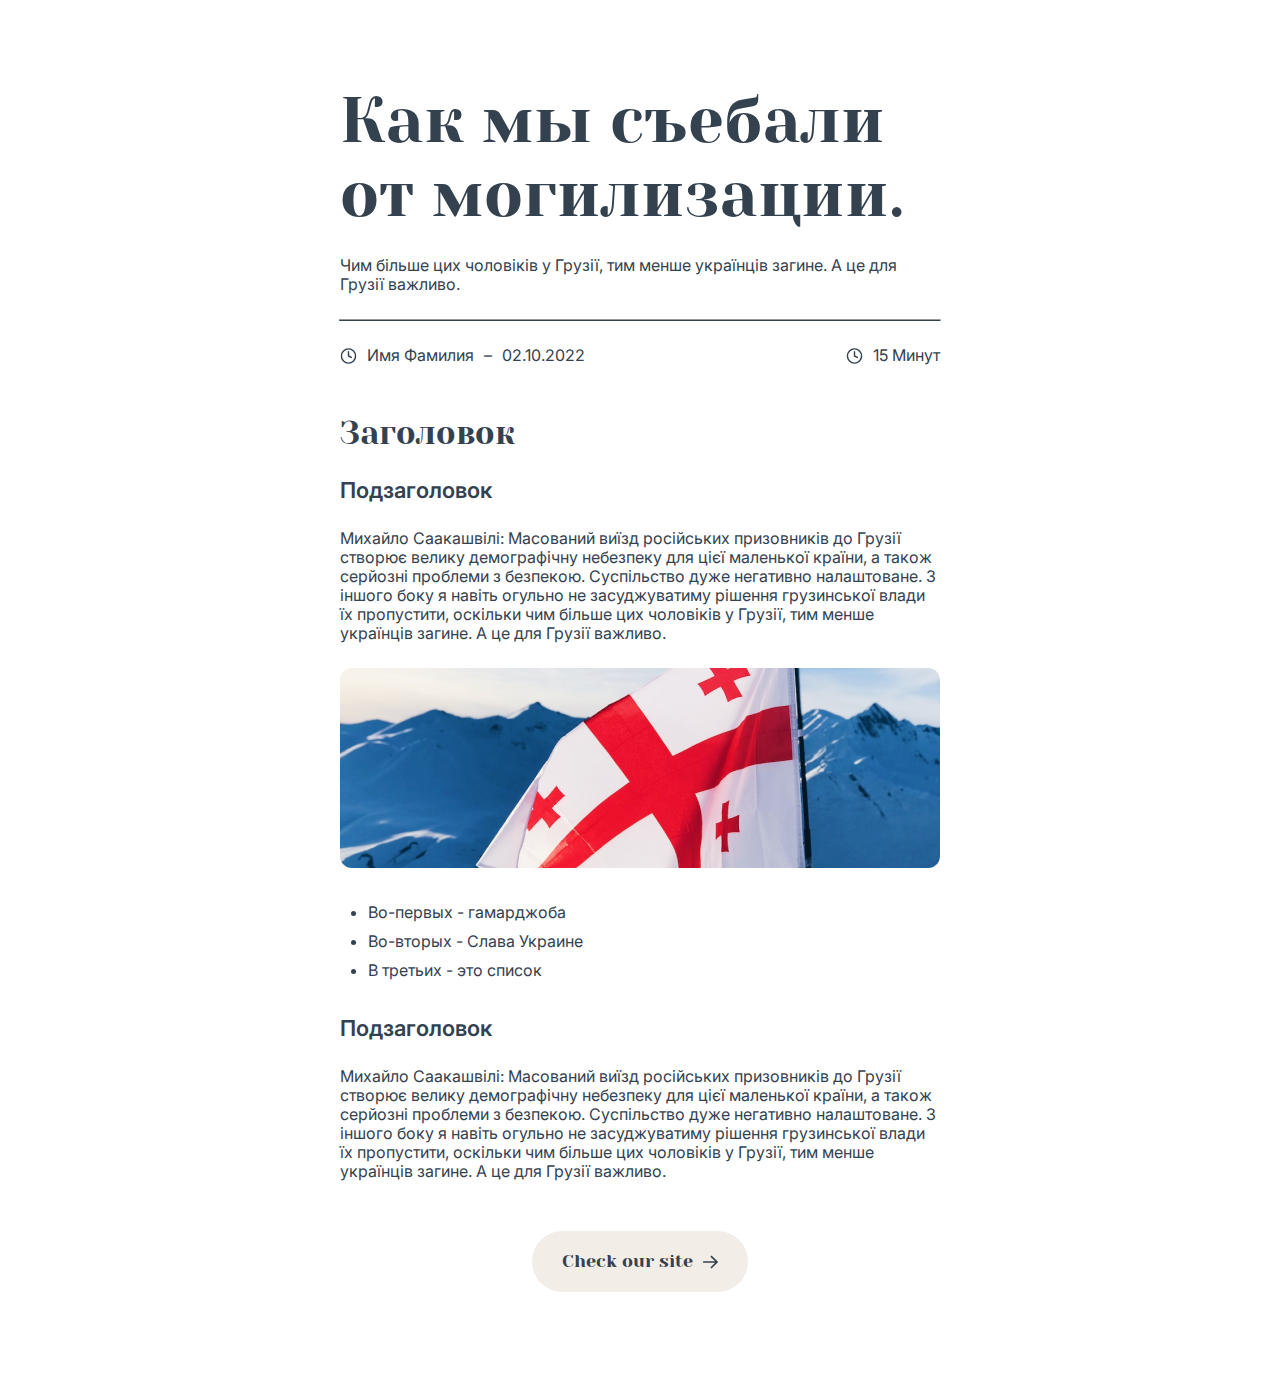
<file: articles/howto.html>
<!DOCTYPE html>
<html lang="ru">

<head>
    <meta charset="UTF-8">
    <meta http-equiv="X-UA-Compatible" content="IE=edge">
    <meta name="viewport" content="width=device-width, initial-scale=1.0">
    <link rel="preconnect" href="https://fonts.googleapis.com">
    <link rel="preconnect" href="https://fonts.gstatic.com" crossorigin>
    <link href="https://fonts.googleapis.com/css2?family=Inter&family=Yeseva+One&display=swap" rel="stylesheet">
    <link rel="stylesheet" href="articles.css">
    <title>Заголовок статьи</title>
</head>

<body>
    <div class="block">
        <div class="block g25">
            <h1>Как мы съебали от могилизации.</h1>
            <p>Чим більше цих чоловіків у Грузії, тим менше українців загине. А це для Грузії важливо.</p>
            <hr>
            <div class="container">
                <div class="item">
                    <img src="clock-icon.svg" alt="Иконка часов">
                    <p>Имя Фамилия</p>
                    <p>–</p>
                    <p>02.10.2022</p>
                </div>
                <div class="item">
                    <img src="clock-icon.svg" alt="Иконка часов">
                    <p>15 Минут</p>
                </div>
            </div>
        </div>
        <div class="block g25">
            <h2>
                Заголовок
            </h2>
            <h3>
                Подзаголовок
            </h3>
            <p>
                Михайло Саакашвілі: Масований виїзд російських призовників до Грузії створює велику демографічну
                небезпеку для цієї маленької країни, а також серйозні проблеми з безпекою. Суспільство дуже негативно
                налаштоване. З іншого боку я навіть огульно не засуджуватиму рішення грузинської влади їх пропустити,
                оскільки чим більше цих чоловіків у Грузії, тим менше українців загине. А це для Грузії важливо.
            </p>
            <img src="geogia.png" alt="Georgia-Flag">
            <ul>
                <li>Во-первых - гамарджоба</li>
                <li>Во-вторых - Слава Украине</li>
                <li>В третьих - это список</li>
            </ul>
            <h3>
                Подзаголовок
            </h3>
            <p>
                Михайло Саакашвілі: Масований виїзд російських призовників до Грузії створює велику демографічну
                небезпеку для цієї маленької країни, а також серйозні проблеми з безпекою. Суспільство дуже негативно
                налаштоване. З іншого боку я навіть огульно не засуджуватиму рішення грузинської влади їх пропустити,
                оскільки чим більше цих чоловіків у Грузії, тим менше українців загине. А це для Грузії важливо.
            </p>
        </div>
        <a href="//promo.stayuse.com" class="knopka-blyat">
            <h2>Check our site</h2>
            <img src="arrow.svg" alt="">
        </a>
    </div>
</body>

</html>
</file>
<file: articles/articles.css>
body {
    display: flex;
    flex-direction: row;
    justify-content: center;
    align-items: center;
    padding: 75px 0px;
    gap: 10px;
    background: #FFFFFF;
    box-sizing: border-box;
}

* {
    transition: all ease-in-out 200ms;
}

.block {
    display: flex;
    flex-direction: column;
    align-items: center;
    padding: 0px;
    gap: 50px;
    width: 100%;
    max-width: 600px;
}

.block * {
    width: 100%;
}

.block.g25 {
    gap: 25px;
}

.container {
    width: 100%;
    display: flex;
    flex-direction: row;
    justify-content: space-between;
    align-items: flex-start;
    padding: 0px;
}

.container .item {
    display: flex;
    flex-direction: row;
    justify-content: center;
    align-items: center;
    padding: 0px;
    gap: 10px;
}

.container .item,
.container .item * {
    width: fit-content;
}

.item img {
    width: 18px;
    height: 18px;
}

h1,
h2,
h3,
h4,
h5,
h6,
a,
p,
span,
ul,
li {
    margin: 0;
    padding: 0;
    color: #34424F;
    text-decoration: none;
}

h1 {
    font-family: 'Yeseva One';
    font-style: normal;
    font-weight: 400;
    font-size: 64px;
    line-height: 74px;
}

h2 {
    font-family: 'Yeseva One';
    font-style: normal;
    font-weight: 400;
    font-size: 32px;
    line-height: 37px;
}

h3 {
    font-family: 'Inter';
    font-style: normal;
    font-weight: 600;
    font-size: 22px;
    line-height: 27px;
}

ul,
li,
p {
    font-family: 'Inter';
    font-style: normal;
    font-weight: 400;
    font-size: 16px;
    line-height: 19px;
}

ul {
    padding: 0 18px;
    box-sizing: border-box;
    margin: 0 18px;
}

li {
    margin: 10px;
}

img {
    width: 100%;
    height: 200px;
    object-fit: cover;
    border-radius: 12px;
}

hr {
    padding: 0;
    margin: 0;
    border-bottom: 1px solid #34424F;
}

.knopka-blyat {
    width: fit-content;
    display: flex;
    flex-direction: row;
    justify-content: center;
    align-items: center;
    padding: 20px 30px;
    gap: 10px;
    background: #F2EDE7;
    border-radius: 99px;

}

.knopka-blyat:hover {
    gap: 15px;
}

.knopka-blyat h2 {
    font-size: 18px;
    line-height: 21px;
}

.knopka-blyat img {
    width: 15px;
    height: 14px;
}

@media(max-width: 600px) {
    body {
        padding: 36px 18px;
    }

    h1 {
        font-size: 32px;
        line-height: 37px;
    }

    h2 {
        font-size: 24px;
        line-height: 28px;
    }

    h3 {
        font-size: 18px;
        line-height: 22px;
    }

    p {
        font-size: 14px;
        line-height: 17px;
    }

    .block.block.g25 {
        gap: 20px;
    }

    .item.img {
        width: 14px;
        height: 14px;
    }
}
</file>
